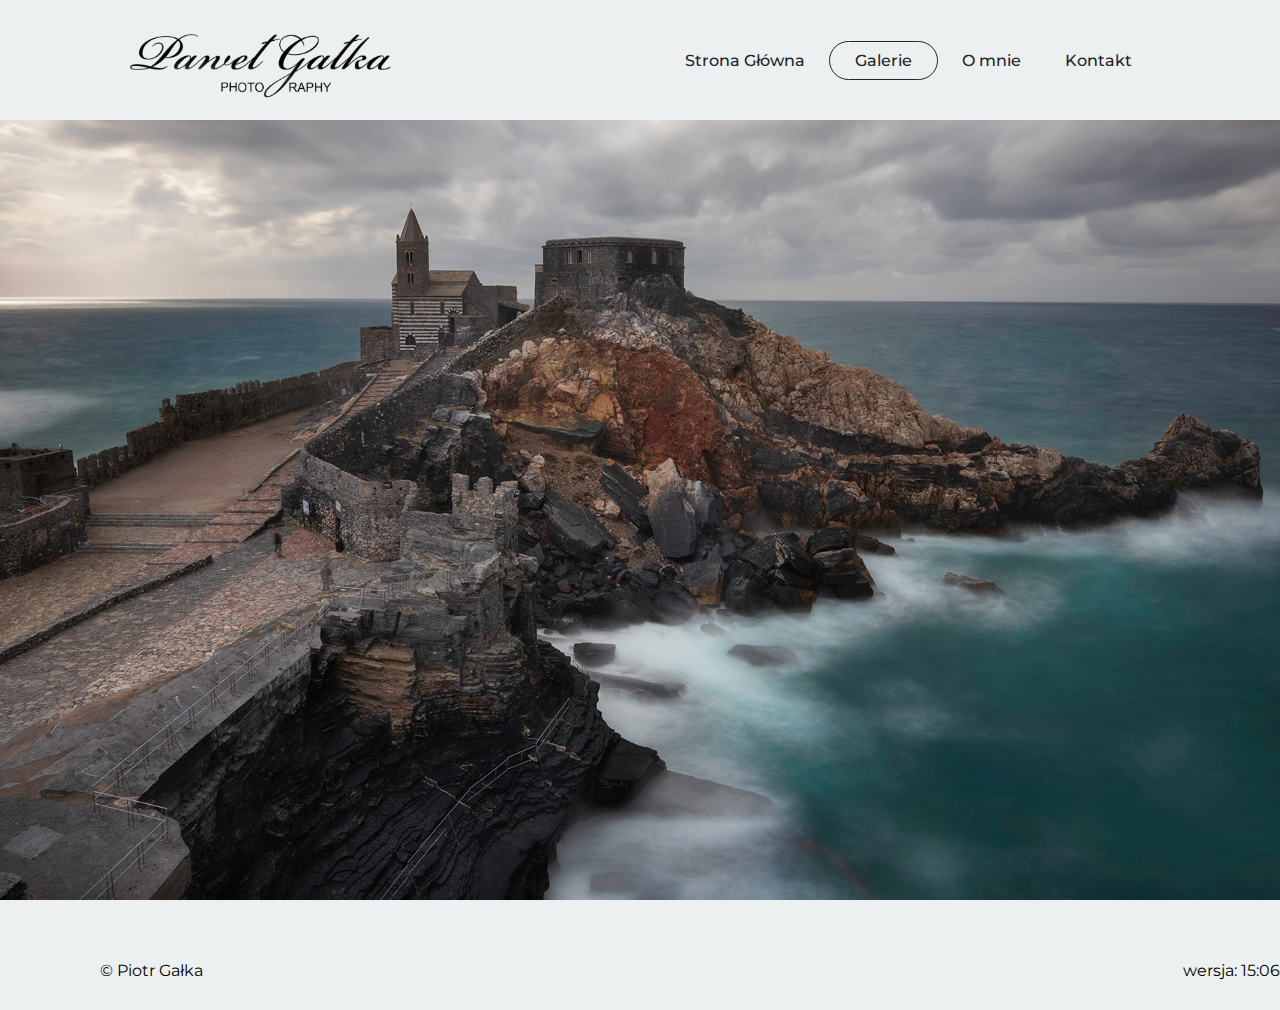
<file: index.html>
<!DOCTYPE html>
<html lang="pl">
  <head>
    <meta charset="UTF-8" />
    <meta name="viewport" content="width=device-width, initial-scale=1.0" />
    <title>Paweł Gałka Fotografia-Home</title>
    <link rel="stylesheet" type="text/css" href="style/style.css" />
  </head>
  <body>
    <header>
      <img
        class="logo"
        src="img/logo.png"
        alt="logo"
        height="70px"
        width="auto"
      />
      <nav>
        <ul class="nav_links">
          <li><a href="index.html">Strona Główna</a></li>
          <a class="cta" href="galerie.html"><button>Galerie</button></a>
          <li><a href="omnie.html">O mnie</a></li>
          <li><a href="kontakt.html">Kontakt</a></li>
        </ul>
      </nav>
    </header>
    <article style="background-image: url('img/wlochy/1.jpg')"></article>
    <footer>
     <p>&copy; Piotr Gałka</p>
      wersja: 15:06
    </footer>
  </body>
</html>
</file>
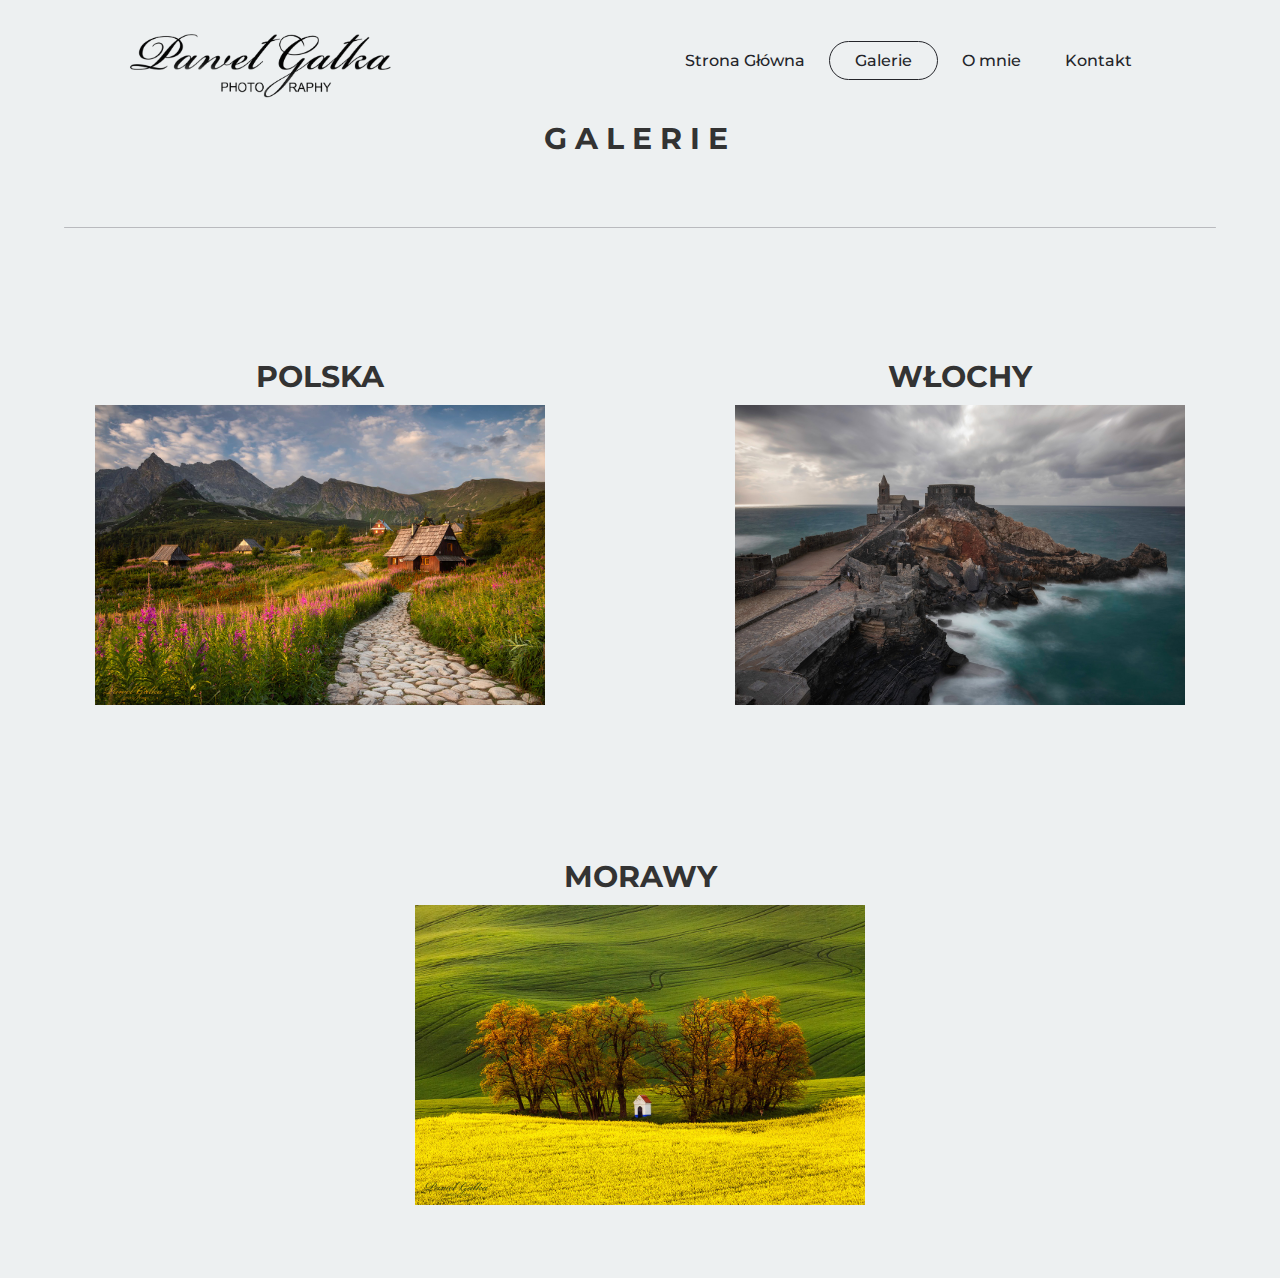
<file: galerie.html>
<!DOCTYPE html>
<html lang="pl">
  <head>
    <meta charset="UTF-8" />
    <meta name="viewport" content="width=device-width, initial-scale=1.0" />
    <title>Galerie</title>
    <link rel="stylesheet" type="text/css" href="style/style.css" />
  </head>
  <body>
    <header>
      <img
        class="logo"
        src="img/logo.png"
        alt="logo"
        height="70px"
        width="auto"
      />
      <nav>
        <ul class="nav_links">
          <li><a href="index.html">Strona Główna</a></li>
          <a class="cta" href="galerie.html"><button>Galerie</button></a>
          <li><a href="omnie.html">O mnie</a></li>
          <li><a href="kontakt.html">Kontakt</a></li>
        </ul>
      </nav>
    </header>
    <h>Galerie</h>
    <div class="border"></div>
    <div class="content">

    
      <div class="box">
        <a href = "galerie/polska.html">
        <div class="text">Polska</div>
        <div class="img">
          <img src = "img/polska/1.jpg" alt = "polska">
        </div>
      </a>
      </div>
   

    
      <div class="box">
        <a href = "galerie/wlochy.html">
        <div class="text">Włochy</div>
        <div class="img">
          <img src = "img/wlochy/1.jpg" alt = "wlochy">
        </div>
      </a>
      </div>
    

    
      <div class="box">
        <a href = "galerie/morawy.html">
        <div class="text">Morawy</div>
        <div class="img">
          <img src = "img/morawy/1.jpg" alt = "morawy">
        </div>
      </a>
      </div>
    


    </div>
  </body>
</html>
</file>
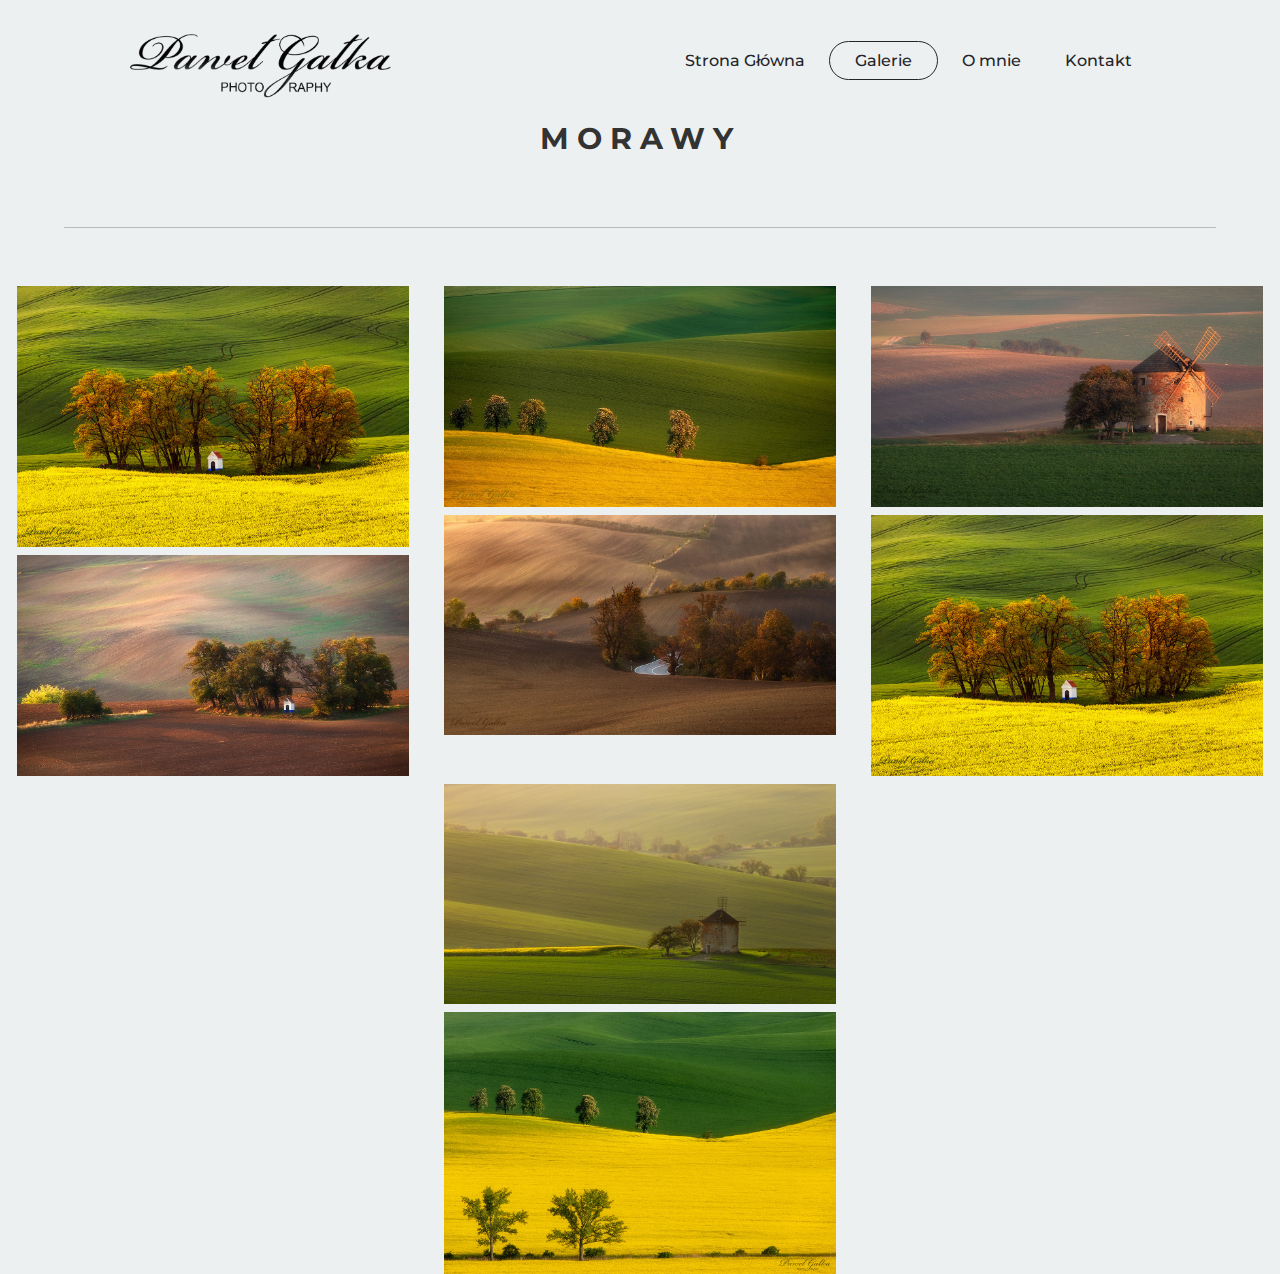
<file: morawy.html>
<!DOCTYPE html>
<html lang="pl">
  <head>
    <meta charset="UTF-8" />
    <meta name="viewport" content="width=device-width, initial-scale=1.0" />
    <title>Polska</title>
    <link rel="stylesheet" type="text/css" href="style/style.css" />
  </head>
  <body>
    <header>
      <img
        class="logo"
        src="img/logo.png"
        alt="logo"
        height="70px"
        width="auto"
      />
      <nav>
        <ul class="nav_links">
          <li><a href="index.html">Strona Główna</a></li>
          <a class="cta" href="galerie.html"><button>Galerie</button></a>
          <li><a href="omnie.html">O mnie</a></li>
          <li><a href="kontakt.html">Kontakt</a></li>
        </ul>
      </nav>
    </header>
    <h>Morawy</h>
    <div class="border"></div>
    <div class="content">

     <div class = "row">
       <div class = column>
        <img src="img/morawy/1.jpg">
        <img src="img/morawy/2.jpg">
       </div>
     </div>

     <div class = "row">
      <div class = column>
       <img src="img/morawy/3.jpg">
       <img src="img/morawy/4.jpg">
      </div>
    </div>

    <div class = "row">
      <div class = column>
       <img src="img/morawy/5.jpg">
       <img src="img/morawy/6.jpg">
      </div>
    </div>

    <div class = "row">
      <div class = column>
       <img src="img/morawy/7.jpg">
       <img src="img/morawy/8.jpg">
      </div>
    </div>

    </div>
  </body>
</html>
</file>
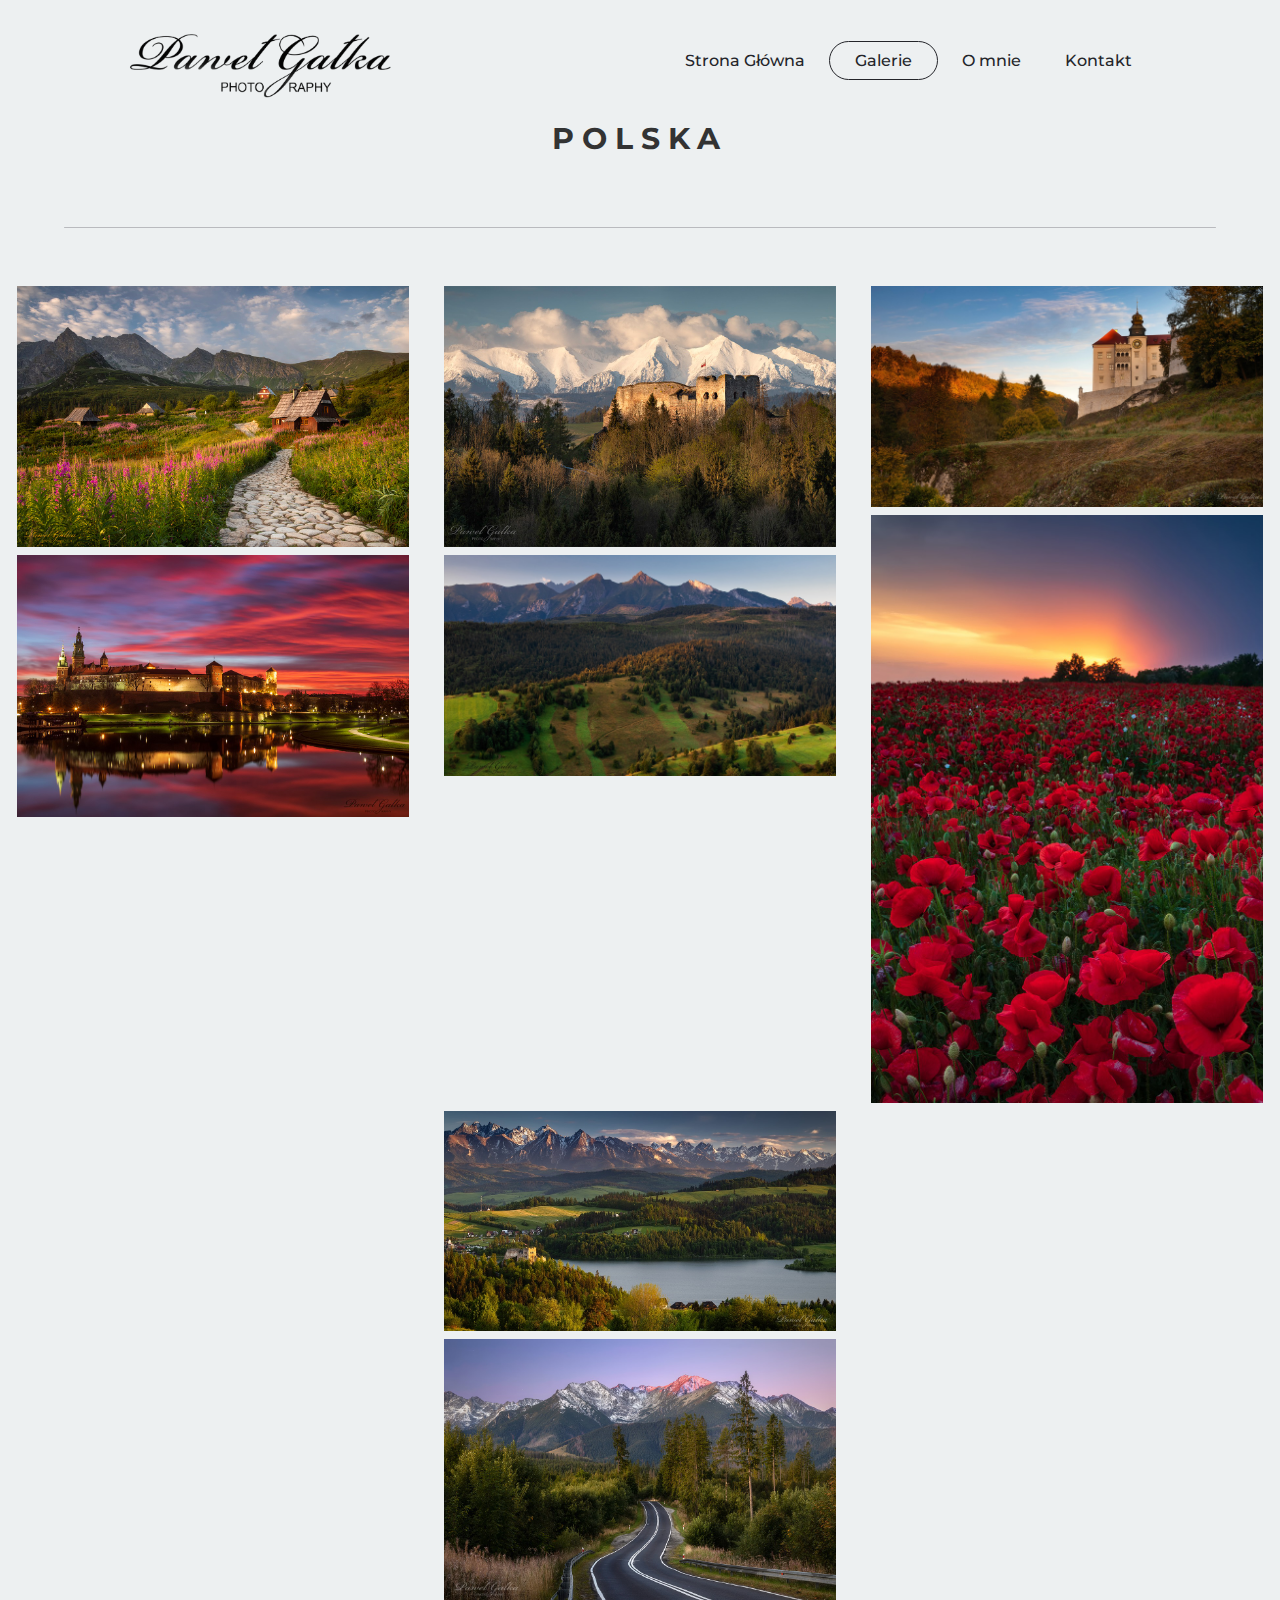
<file: polska.html>
<!DOCTYPE html>
<html lang="pl">
  <head>
    <meta charset="UTF-8" />
    <meta name="viewport" content="width=device-width, initial-scale=1.0" />
    <title>Polska</title>
    <link rel="stylesheet" type="text/css" href="style/style.css" />
  </head>
  <body>
    <header>
      <img
        class="logo"
        src="img/logo.png"
        alt="logo"
        height="70px"
        width="auto"
      />
      <nav>
        <ul class="nav_links">
          <li><a href="index.html">Strona Główna</a></li>
          <a class="cta" href="galerie.html"><button>Galerie</button></a>
          <li><a href="omnie.html">O mnie</a></li>
          <li><a href="kontakt.html">Kontakt</a></li>
        </ul>
      </nav>
    </header>
    <h>Polska</h>
    <div class="border"></div>
    <div class="content">

     <div class = "row">
       <div class = column>
        <img src="img/polska/1.jpg">
        <img src="img/polska/2.jpg">
       </div>
     </div>

     <div class = "row">
      <div class = column>
       <img src="img/polska/3.jpg">
       <img src="img/polska/4.jpg">
      </div>
    </div>

    <div class = "row">
      <div class = column>
       <img src="img/polska/5.jpg">
       <img src="img/polska/6.jpg">
      </div>
    </div>

    <div class = "row">
      <div class = column>
       <img src="img/polska/7.jpg">
       <img src="img/polska/8.jpg">
      </div>
    </div>

    </div>
  </body>
</html>
</file>
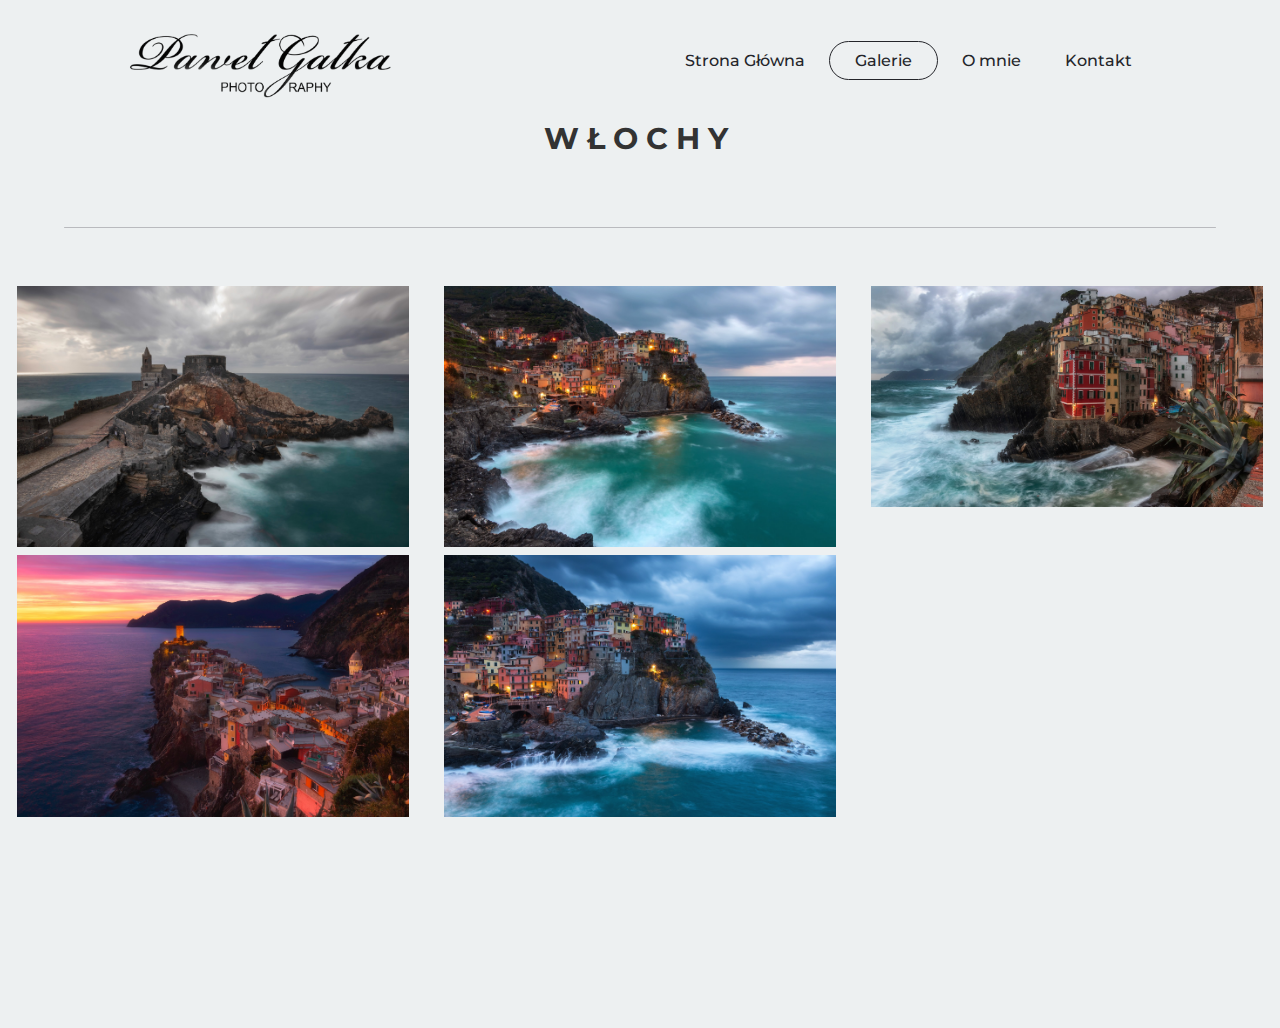
<file: wlochy.html>
<!DOCTYPE html>
<html lang="pl">
  <head>
    <meta charset="UTF-8" />
    <meta name="viewport" content="width=device-width, initial-scale=1.0" />
    <title>Polska</title>
    <link rel="stylesheet" type="text/css" href="style/style.css" />
  </head>
  <body>
    <header>
      <img
        class="logo"
        src="img/logo.png"
        alt="logo"
        height="70px"
        width="auto"
      />
      <nav>
        <ul class="nav_links">
          <li><a href="index.html">Strona Główna</a></li>
          <a class="cta" href="galerie.html"><button>Galerie</button></a>
          <li><a href="omnie.html">O mnie</a></li>
          <li><a href="kontakt.html">Kontakt</a></li>
        </ul>
      </nav>
    </header>
    <h>Włochy</h>
    <div class="border"></div>
    <div class="content">

     <div class = "row">
       <div class = column>
        <img src="img/wlochy/1.jpg">
        <img src="img/wlochy/2.jpg">
       </div>
     </div>

     <div class = "row">
      <div class = column>
       <img src="img/wlochy/3.jpg">
       <img src="img/wlochy/4.jpg">
      </div>
    </div>

    <div class = "row">
      <div class = column>
       <img src="img/wlochy/5.jpg">
      </div>
    </div>

    </div>
  </body>
</html>
</file>
<file: style/style.css>
@import url('https://fonts.googleapis.com/css2?family=Montserrat:wght@500&display=swap');
* {
  box-sizing: border-box;
  margin: 0;
  padding: 0;
  font-family: 'Montserrat', sans-serif;
  background-color: #edf0f1;
  text-align: center;
}

li, a, button{
  font-weight: 500;
  font-size: 16px;
  color: #24252A;
  text-decoration: none;
}

header{
  display: flex;
  justify-content: flex-end;
  align-items: center;
  padding: 20px 10%;
}


.logo{
  height: 80px;
  width: auto;
  cursor: context-menu;
  margin-right: auto;
  box-shadow: none !important; 
}

.nav_links{
  list-style: none;
}

.nav_links li{
  display: inline-block;
  padding: 0px 20px;
}

.nav_links li a{
  transition: all 0.3s ease 0s;
}

.nav_links li a:hover{
  color: rgb(20, 20, 20);
}

button{
  padding: 9px 25px;
  border: 1px solid#24252A;
  border-radius: 50px;
  cursor: pointer;
  transition: all 0.3s ease 0s;
}

button:hover{
  background-color: #24252A;
  color: #edf0f1;
}

article{
  width: auto;
  height: 810px;
  background-attachment: fixed;
  background-position: center;
  background-repeat: no-repeat;
  background-size: cover;
}

footer{
  display: flex;
  height: 80px;
  align-items: center;
  justify-content: space-between;
}

footer p{
  margin-left: 100px;
  background-color: none;
}

.content{
  width: 100%;
  height: 800px;
  margin: 0;
  display: flex;
  flex-wrap: wrap;
  justify-content: space-around;
  padding-top: 50px;
}

h{
  text-transform: uppercase;
  color: #333;
  font-size: 30px;
  font-weight: bold;
  background-color: transparent;
  letter-spacing: 8px;
}

.border{
  width: 90%;
  height: 1px;
  border-radius: 50px;
  background-color: #b9babe;
  margin: auto;
  margin-top: 70px;
}
.box{
  flex: 33.3%;
  display: flex;
  align-items: center;
  justify-content: center;
  transition: 1.2s;
  text-align: center;
  height: 500px;
}
img{
  width: 450px;
  height: auto;
  transition: all 0.3s ease 0s;
}
.text{
  margin: 10px auto;
  background: none;
  color: #333;
  text-decoration: none;
  text-transform: uppercase;
  font-weight: bold;
  font-size: 30px;
}

img:hover{
  box-shadow: 0px 0px 41px 0px rgba(0,0,0,0.62);
}


.row {
  display: flex;
  flex-wrap: wrap;
  justify-content: space-around;
  align-items: flex-start;
  padding: 0 4px;
}


.column {
  flex: 33%;
  max-width: 400px;
  padding: 0 4px;
  justify-content: space-around;
}

.column img {
  margin-top: 8px;
  vertical-align: middle;
  width: 100%;
}



@media  screen and (max-width: 1200px){
  .logo{
    width: 25%;
    height: auto;
  }
  li, a, button{
    font-size: 10px;
  }
}

@media screen and (max-width: 800px) {
  .column {
    flex: 50%;
    max-width: 50%;
  }
}

@media  screen and (max-width: 600px){
  .logo{
    width: 40%;
    height: auto;
  }
  li, a, button{
    font-size: 10px;
    margin: 10px;
  }
  .column {
    flex: 100%;
    max-width: 100%;
  }
}

@media  screen and (max-width:511px){
  .img{
    width: 100%;
  }
}



.row {
  display: flex;
  flex-wrap: wrap;
  justify-content: space-around;
  align-items: flex-start;
  padding: 0 4px;
}


.column {
  flex: 33%;
  max-width: 400px;
  padding: 0 4px;
  justify-content: space-around;
}

.column img {
  margin-top: 8px;
  vertical-align: middle;
  width: 100%;
}
</file>
